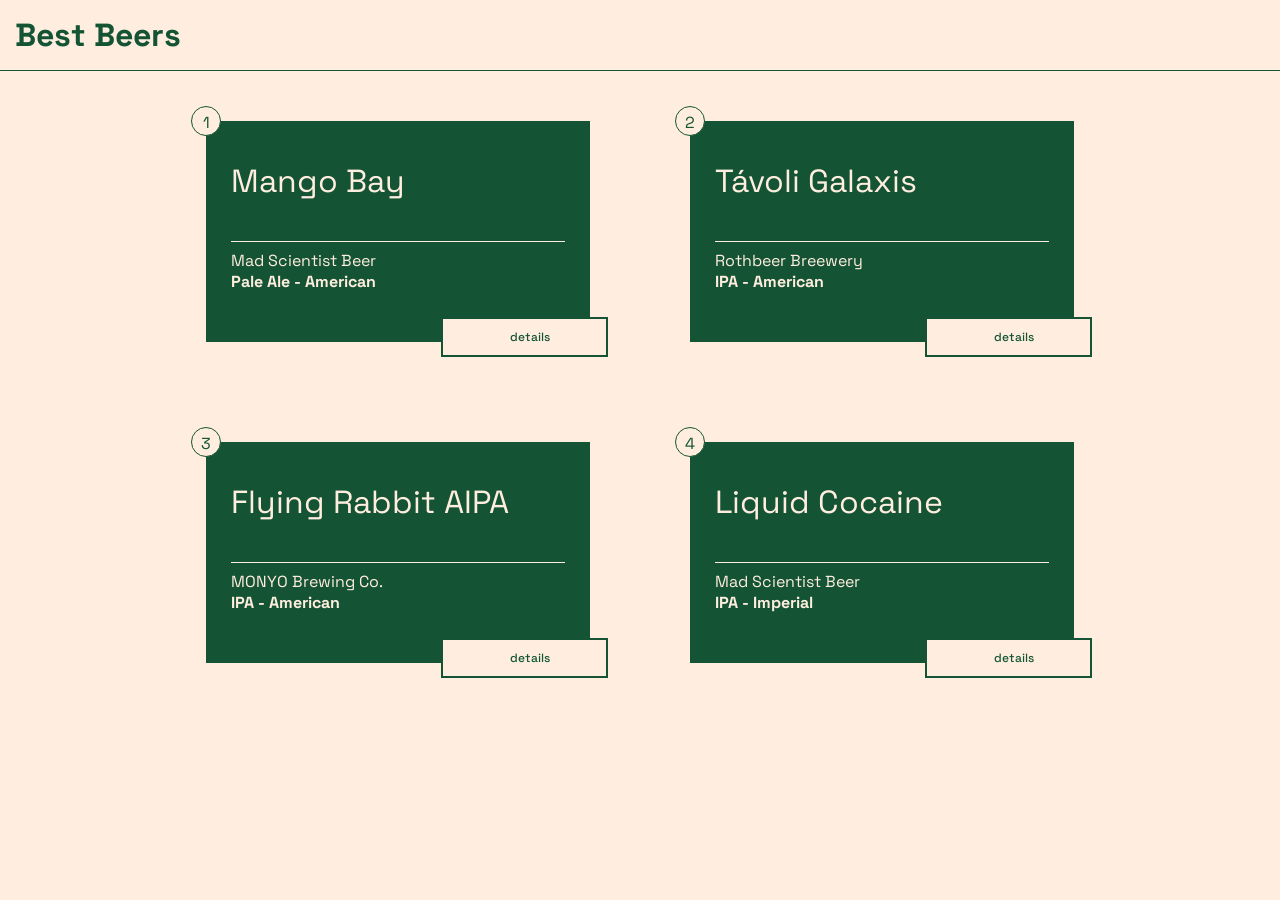
<file: Zvizsga sidebuild/index.html>
<!DOCTYPE html>
<html lang="en">
<head>
    <meta charset="UTF-8">
    <meta http-equiv="X-UA-Compatible" content="IE=edge">
    <meta name="viewport" content="width=device-width, initial-scale=1.0">
    <link rel="stylesheet" href="style.css">
    <title>Best Beers</title>
</head>
<body>
    <nav>
        <h1>Best Beers</h1>
        <i class="fa-solid fa-bars"></i>            
    </nav>
    <div class="container">

      

        <div class="beer-cards">

            <div class="box">
                <p class="number">1</p>
                
                <h2>Mango Bay</h2>
                <div class="smalltitle">
                    <p>Mad Scientist Beer</p>
                    <p class="bold">Pale Ale - American</p>
                </div>
                <div class="details">
                    <p>details</p>
                    <i class="fa-solid fa-arrow-right"></i>
                </div>
            </div>
    
            <div class="box">
                <p class="number">2</p>
                <h2>Távoli Galaxis</h2>
                <div class="smalltitle">
                    <p>Rothbeer Breewery</p>
                    <p class="bold">IPA - American</p>

                </div>
                <div class="details">
                    <p>details</p>
                    <i class="fa-solid fa-arrow-right"></i>
                </div>
            </div>    
            
            
            <div class="box">
                <p class="number">3</p>
                <h2>Flying Rabbit AIPA</h2>
                <div class="smalltitle">

                    <p>MONYO Brewing Co.</p>
                    <p class="bold">IPA - American</p>
                </div>
                <div class="details">
                    <p>details</p>
                    <i class="fa-solid fa-arrow-right"></i>
                </div>    
            </div>    
    
            <div class="box">
                <p class="number">4</p>
                <h2>Liquid Cocaine</h2>
                <div class="smalltitle">

                    <p>Mad Scientist Beer</p>
                    <p class="bold">IPA - Imperial</p>

                </div>
                <div class="details">
                    <p>details</p>
                    <i class="fa-solid fa-arrow-right"></i>
                </div>
            </div>    
    
            </div>
        </div>
    </div>
</body>
</html>
</file>
<file: Zvizsga sidebuild/style.css>
@import url('https://fonts.googleapis.com/css2?family=Space+Grotesk:wght@300;400;500;600;700&display=swap');


*{
    margin:0;
    padding:0;
    box-sizing: border-box;
}

body{
    background-color: #ffeedf;
    font-family: 'Space Grotesk', sans-serif;;
}
nav{
    display: flex;
    justify-content: space-between;
    width: 100%;
    padding: 15px;
    color: #145434;
    border-bottom: 1px solid #145434;
    align-items: center;
}
.fa-solid.fa-bars{
    font-size: 25px;
}

h1{
    font-size: 2rem;
}
.beer-cards{
    display: flex;
    flex-wrap: wrap;
    justify-content: center;
    height: 100%;
    width: auto;
   
    
}
.box{
    height: auto;
    width: 30%;
    background-color: #145434;
    color: #ffeedf;
    margin: 50px;
    padding: 10px 25px;
}
.box h2{
    font-weight: 400;
    padding-bottom: 40px;
    font-size: 2rem;

}
.bold{
    font-weight: 700;
}
.number{
    text-align: center;
    position: relative;
    background-color: #ffeedf;
    color: #145434;
    width: 30px;
    height: 30px;
    border-radius: 50%;
    padding: 5px;
    top:-25px;
    left:-40px;
    border: 1px solid #145434;
}

.details{
    background-color: #ffeedf;
    color: #145434;
    display: flex;
    padding: 10px;
    width: 50%;
    justify-content: space-between;
    align-items: center;
    position: relative;
    top: 25px;
    left:210px ;
    border:2px solid #145434;
    
}
.fa-solid.fa-arrow-right{
    font-size: 1.5rem;
}
.details p{
    font-size: 12px;
    font-weight: 500;
    padding-left: 40%;
}

.smalltitle{
    border-top: 1px solid #ffeedf;
    padding-top: 8px;
}
</file>
